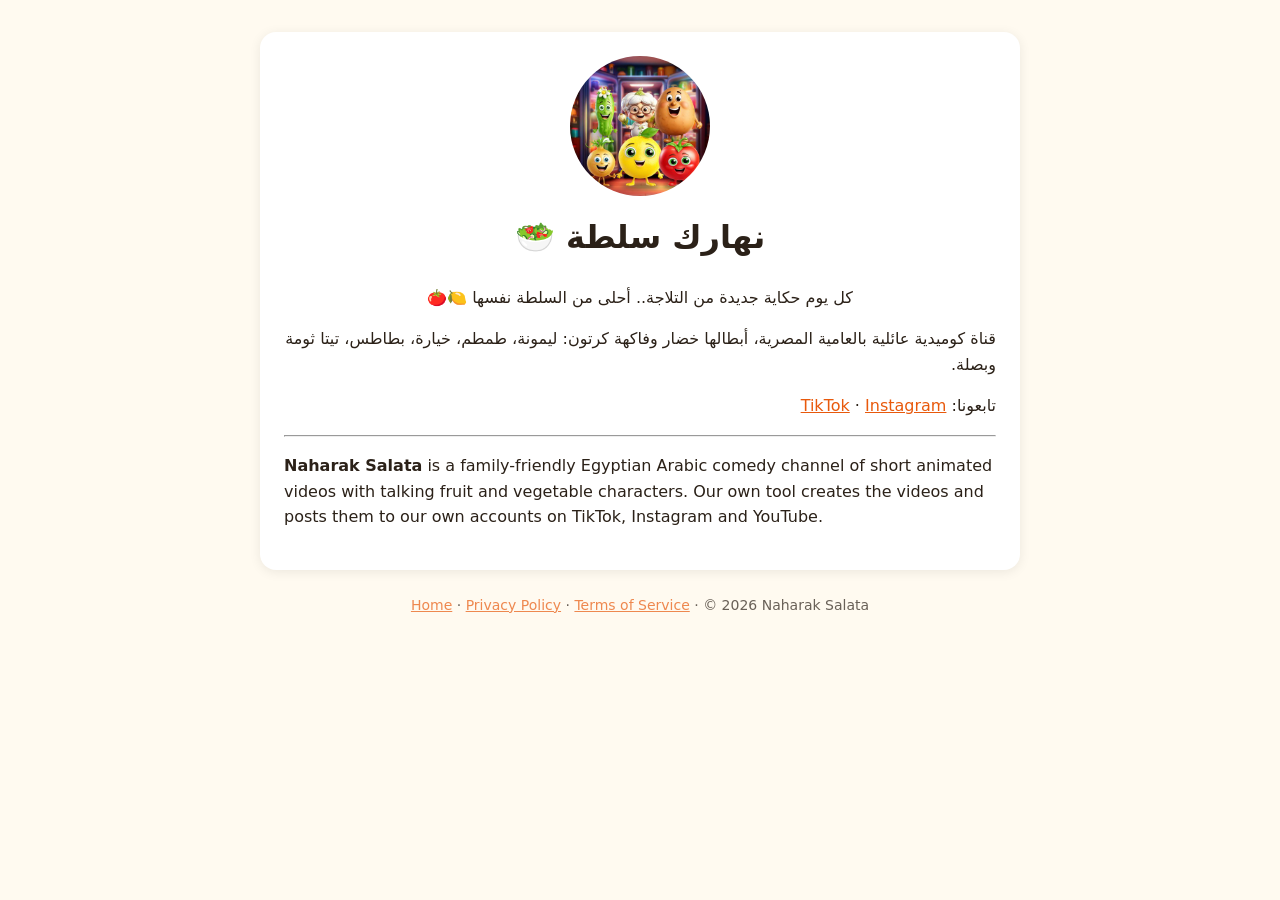
<file: index.html>
<!doctype html><html lang="ar" dir="rtl"><head><meta charset="utf-8"><meta name="viewport" content="width=device-width,initial-scale=1">
<title>نهارك سلطة</title><link rel="stylesheet" href="style.css"></head><body><main><div class="card">
<img class="logo" src="logo.jpg" alt="نهارك سلطة"><h1 style="text-align:center">نهارك سلطة 🥗</h1>
<p style="text-align:center">كل يوم حكاية جديدة من التلاجة.. أحلى من السلطة نفسها 🍋🍅</p>
<p>قناة كوميدية عائلية بالعامية المصرية، أبطالها خضار وفاكهة كرتون: ليمونة، طمطم، خيارة، بطاطس، تيتا ثومة وبصلة.</p>
<p>تابعونا: <a href="https://www.tiktok.com/@naharak.salata">TikTok</a> · <a href="https://www.instagram.com/naharak.salata">Instagram</a></p>
<hr><p dir="ltr" style="text-align:left"><b>Naharak Salata</b> is a family-friendly Egyptian Arabic comedy channel of short animated videos with talking fruit and vegetable characters. Our own tool creates the videos and posts them to our own accounts on TikTok, Instagram and YouTube.</p>
</div><footer><a href="index.html">Home</a> · <a href="privacy.html">Privacy Policy</a> · <a href="terms.html">Terms of Service</a> · © 2026 Naharak Salata</footer></main></body></html>
</file>
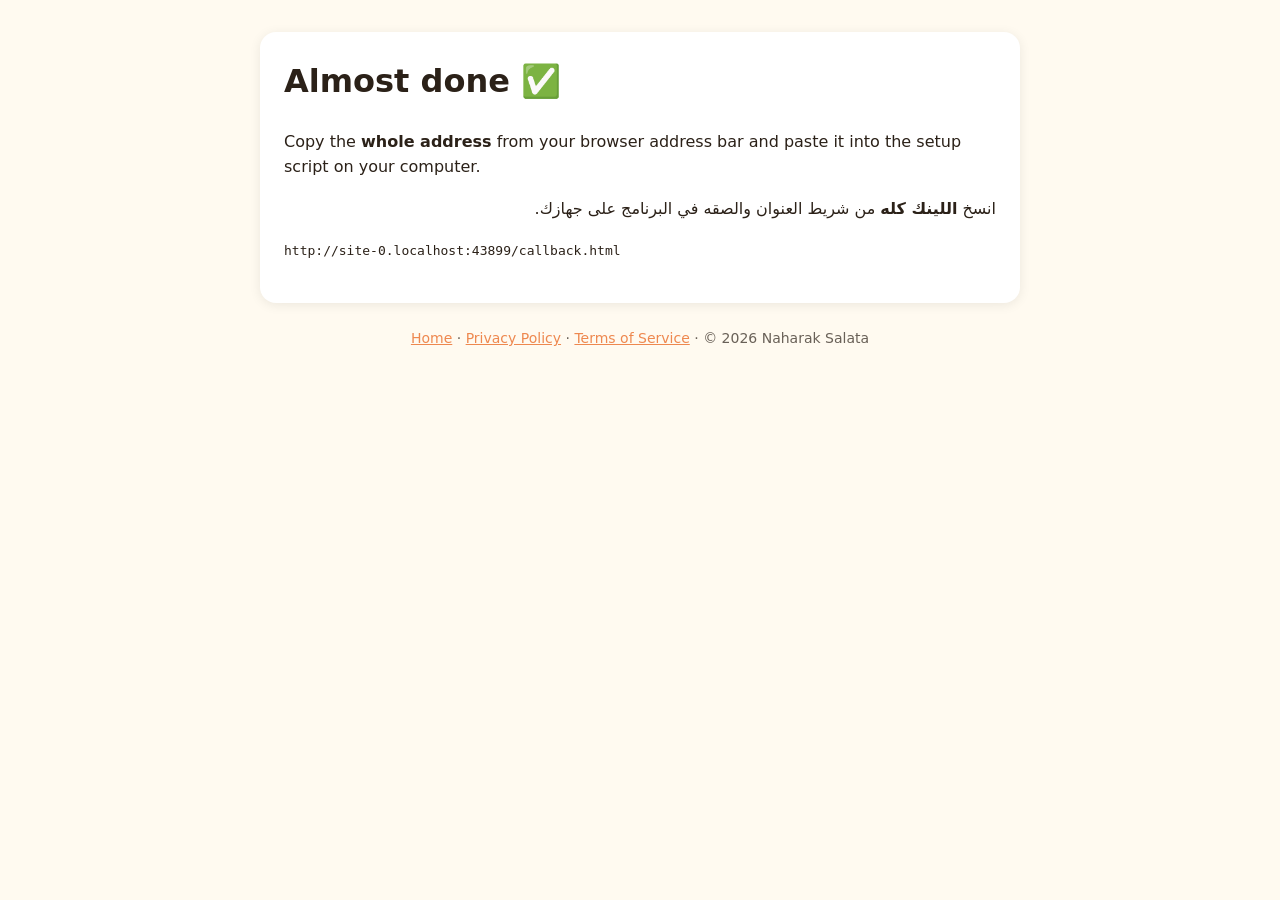
<file: callback.html>
<!doctype html><html lang="en" dir="ltr"><head><meta charset="utf-8"><meta name="viewport" content="width=device-width,initial-scale=1">
<title>Connected - Naharak Salata</title><link rel="stylesheet" href="style.css"></head><body><main><div class="card">
<h1>Almost done ✅</h1><p>Copy the <b>whole address</b> from your browser address bar and paste it into the setup script on your computer.</p><p dir="rtl" style="text-align:right">انسخ <b>اللينك كله</b> من شريط العنوان والصقه في البرنامج على جهازك.</p><p style="word-break:break-all"><code id="u"></code></p><script>document.getElementById("u").textContent=location.href</script>
</div><footer><a href="index.html">Home</a> · <a href="privacy.html">Privacy Policy</a> · <a href="terms.html">Terms of Service</a> · © 2026 Naharak Salata</footer></main></body></html>
</file>
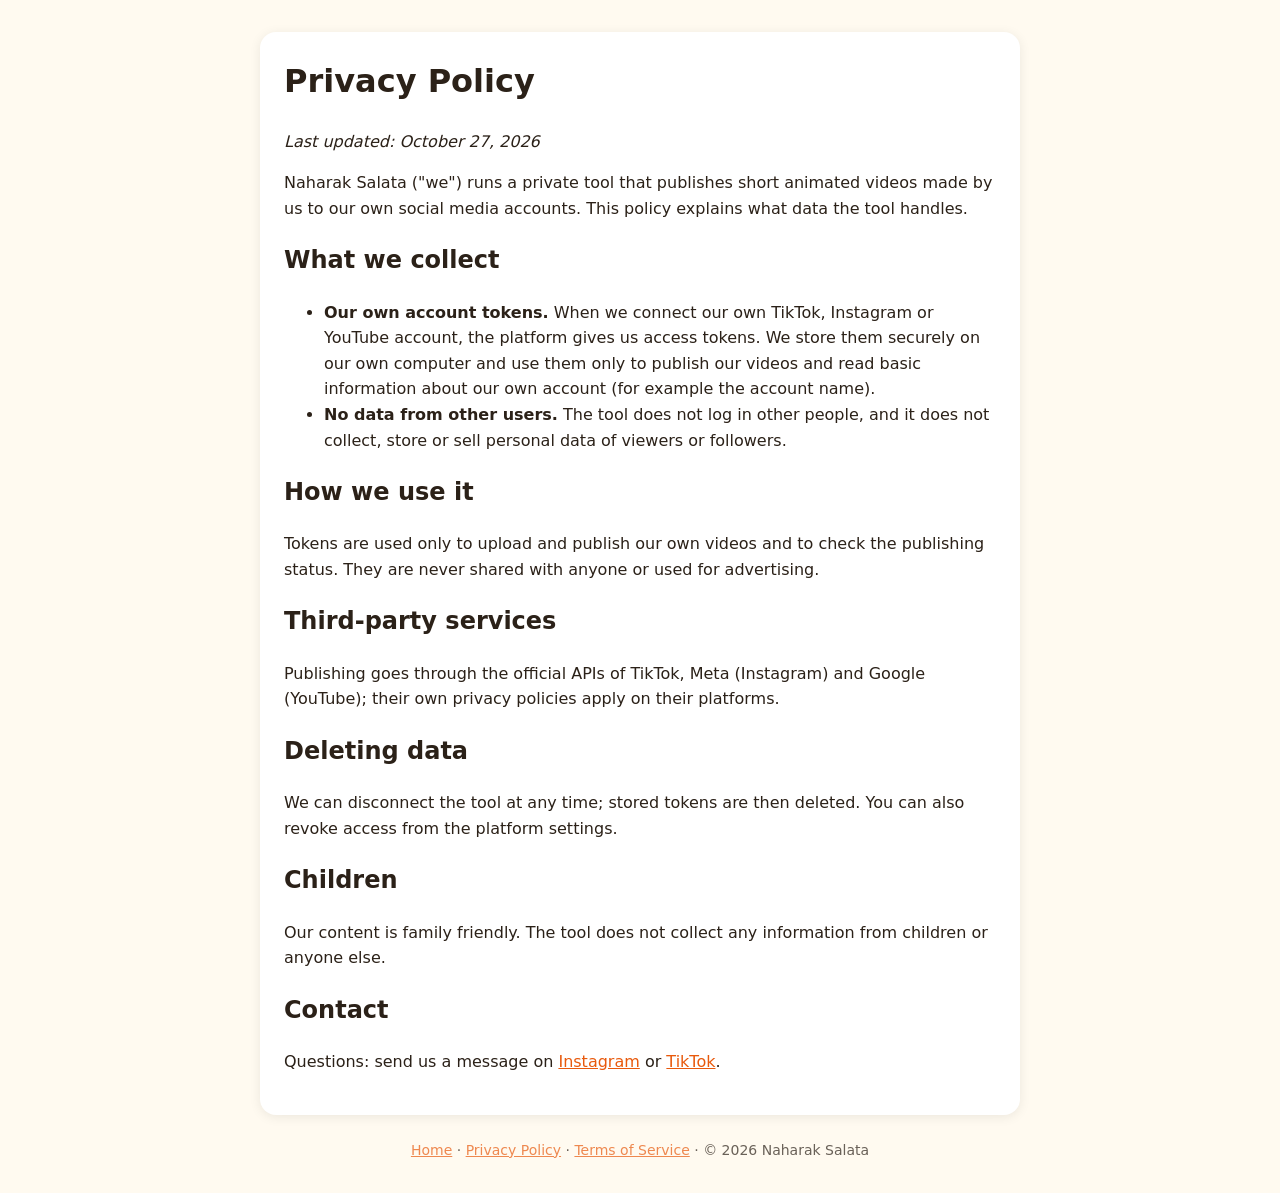
<file: privacy.html>
<!doctype html><html lang="en" dir="ltr"><head><meta charset="utf-8"><meta name="viewport" content="width=device-width,initial-scale=1">
<title>Privacy Policy - Naharak Salata</title><link rel="stylesheet" href="style.css"></head><body><main><div class="card">
<h1>Privacy Policy</h1><p><i>Last updated: October 27, 2026</i></p>
<p>Naharak Salata ("we") runs a private tool that publishes short animated videos made by us to our own social media accounts. This policy explains what data the tool handles.</p>
<h2>What we collect</h2><ul><li><b>Our own account tokens.</b> When we connect our own TikTok, Instagram or YouTube account, the platform gives us access tokens. We store them securely on our own computer and use them only to publish our videos and read basic information about our own account (for example the account name).</li>
<li><b>No data from other users.</b> The tool does not log in other people, and it does not collect, store or sell personal data of viewers or followers.</li></ul>
<h2>How we use it</h2><p>Tokens are used only to upload and publish our own videos and to check the publishing status. They are never shared with anyone or used for advertising.</p>
<h2>Third-party services</h2><p>Publishing goes through the official APIs of TikTok, Meta (Instagram) and Google (YouTube); their own privacy policies apply on their platforms.</p>
<h2>Deleting data</h2><p>We can disconnect the tool at any time; stored tokens are then deleted. You can also revoke access from the platform settings.</p>
<h2>Children</h2><p>Our content is family friendly. The tool does not collect any information from children or anyone else.</p>
<h2>Contact</h2><p>Questions: send us a message on <a href="https://www.instagram.com/naharak.salata">Instagram</a> or <a href="https://www.tiktok.com/@naharak.salata">TikTok</a>.</p>
</div><footer><a href="index.html">Home</a> · <a href="privacy.html">Privacy Policy</a> · <a href="terms.html">Terms of Service</a> · © 2026 Naharak Salata</footer></main></body></html>
</file>
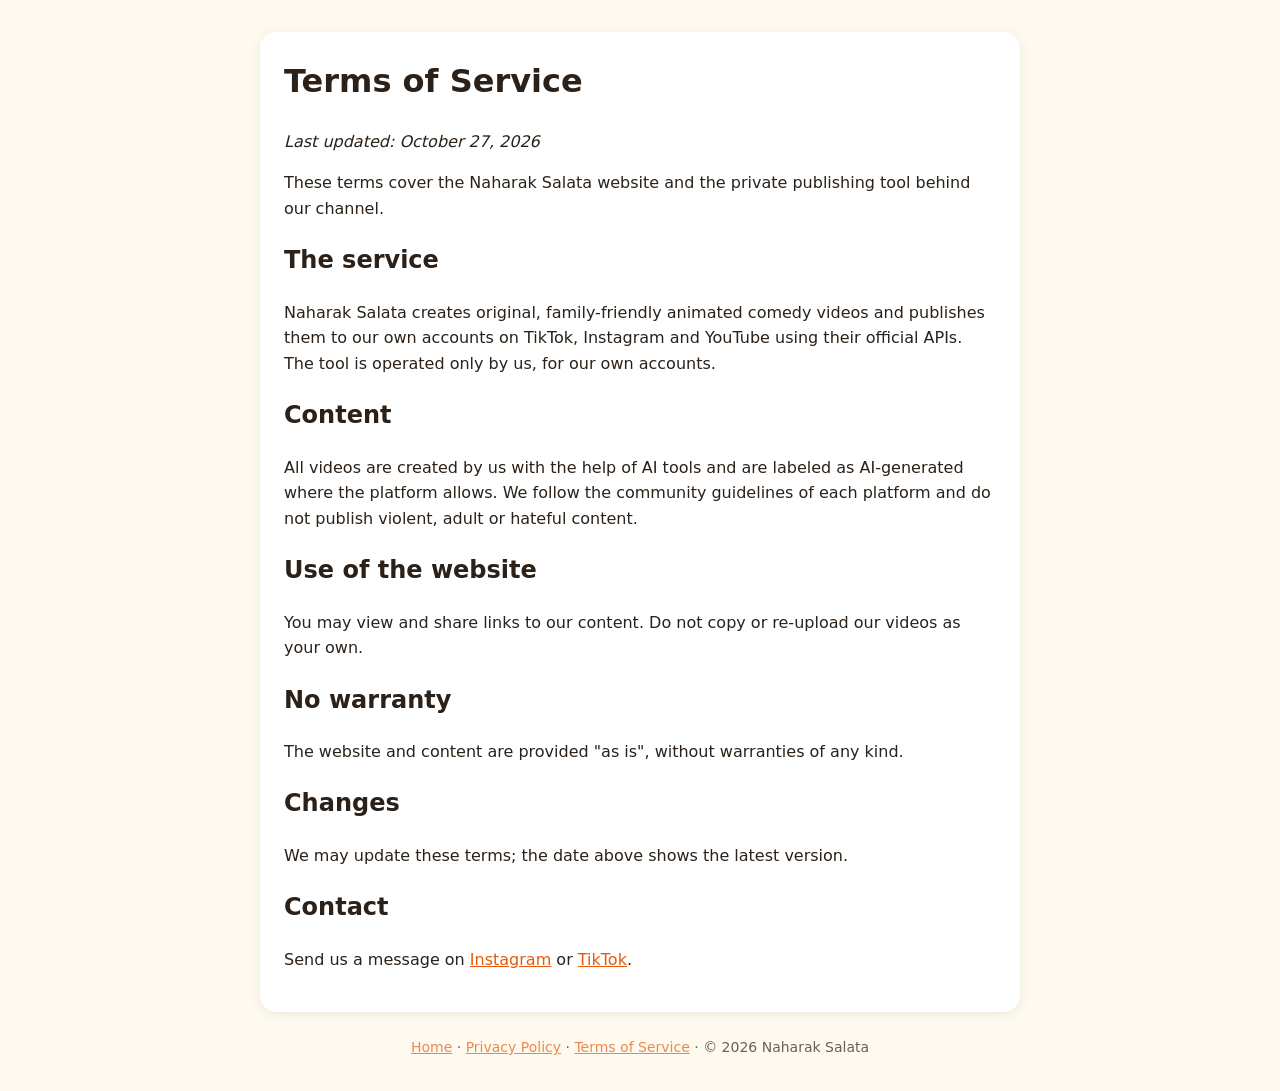
<file: terms.html>
<!doctype html><html lang="en" dir="ltr"><head><meta charset="utf-8"><meta name="viewport" content="width=device-width,initial-scale=1">
<title>Terms of Service - Naharak Salata</title><link rel="stylesheet" href="style.css"></head><body><main><div class="card">
<h1>Terms of Service</h1><p><i>Last updated: October 27, 2026</i></p>
<p>These terms cover the Naharak Salata website and the private publishing tool behind our channel.</p>
<h2>The service</h2><p>Naharak Salata creates original, family-friendly animated comedy videos and publishes them to our own accounts on TikTok, Instagram and YouTube using their official APIs. The tool is operated only by us, for our own accounts.</p>
<h2>Content</h2><p>All videos are created by us with the help of AI tools and are labeled as AI-generated where the platform allows. We follow the community guidelines of each platform and do not publish violent, adult or hateful content.</p>
<h2>Use of the website</h2><p>You may view and share links to our content. Do not copy or re-upload our videos as your own.</p>
<h2>No warranty</h2><p>The website and content are provided "as is", without warranties of any kind.</p>
<h2>Changes</h2><p>We may update these terms; the date above shows the latest version.</p>
<h2>Contact</h2><p>Send us a message on <a href="https://www.instagram.com/naharak.salata">Instagram</a> or <a href="https://www.tiktok.com/@naharak.salata">TikTok</a>.</p>
</div><footer><a href="index.html">Home</a> · <a href="privacy.html">Privacy Policy</a> · <a href="terms.html">Terms of Service</a> · © 2026 Naharak Salata</footer></main></body></html>
</file>
<file: style.css>
:root{--bg:#fffaf0;--fg:#2b2118;--accent:#e8590c;--card:#ffffff}
@media (prefers-color-scheme:dark){:root{--bg:#1d1813;--fg:#f4ece2;--accent:#ff922b;--card:#29221b}}
body{margin:0;font-family:system-ui,"Segoe UI",Tahoma,sans-serif;background:var(--bg);color:var(--fg);line-height:1.6}
main{max-width:760px;margin:0 auto;padding:32px 16px}
.card{background:var(--card);border-radius:16px;padding:24px;box-shadow:0 2px 12px rgba(0,0,0,.08)}
h1{margin-top:0}a{color:var(--accent)}img.logo{width:140px;height:140px;border-radius:50%;display:block;margin:0 auto 16px}
footer{text-align:center;font-size:14px;opacity:.7;margin-top:24px}
</file>
